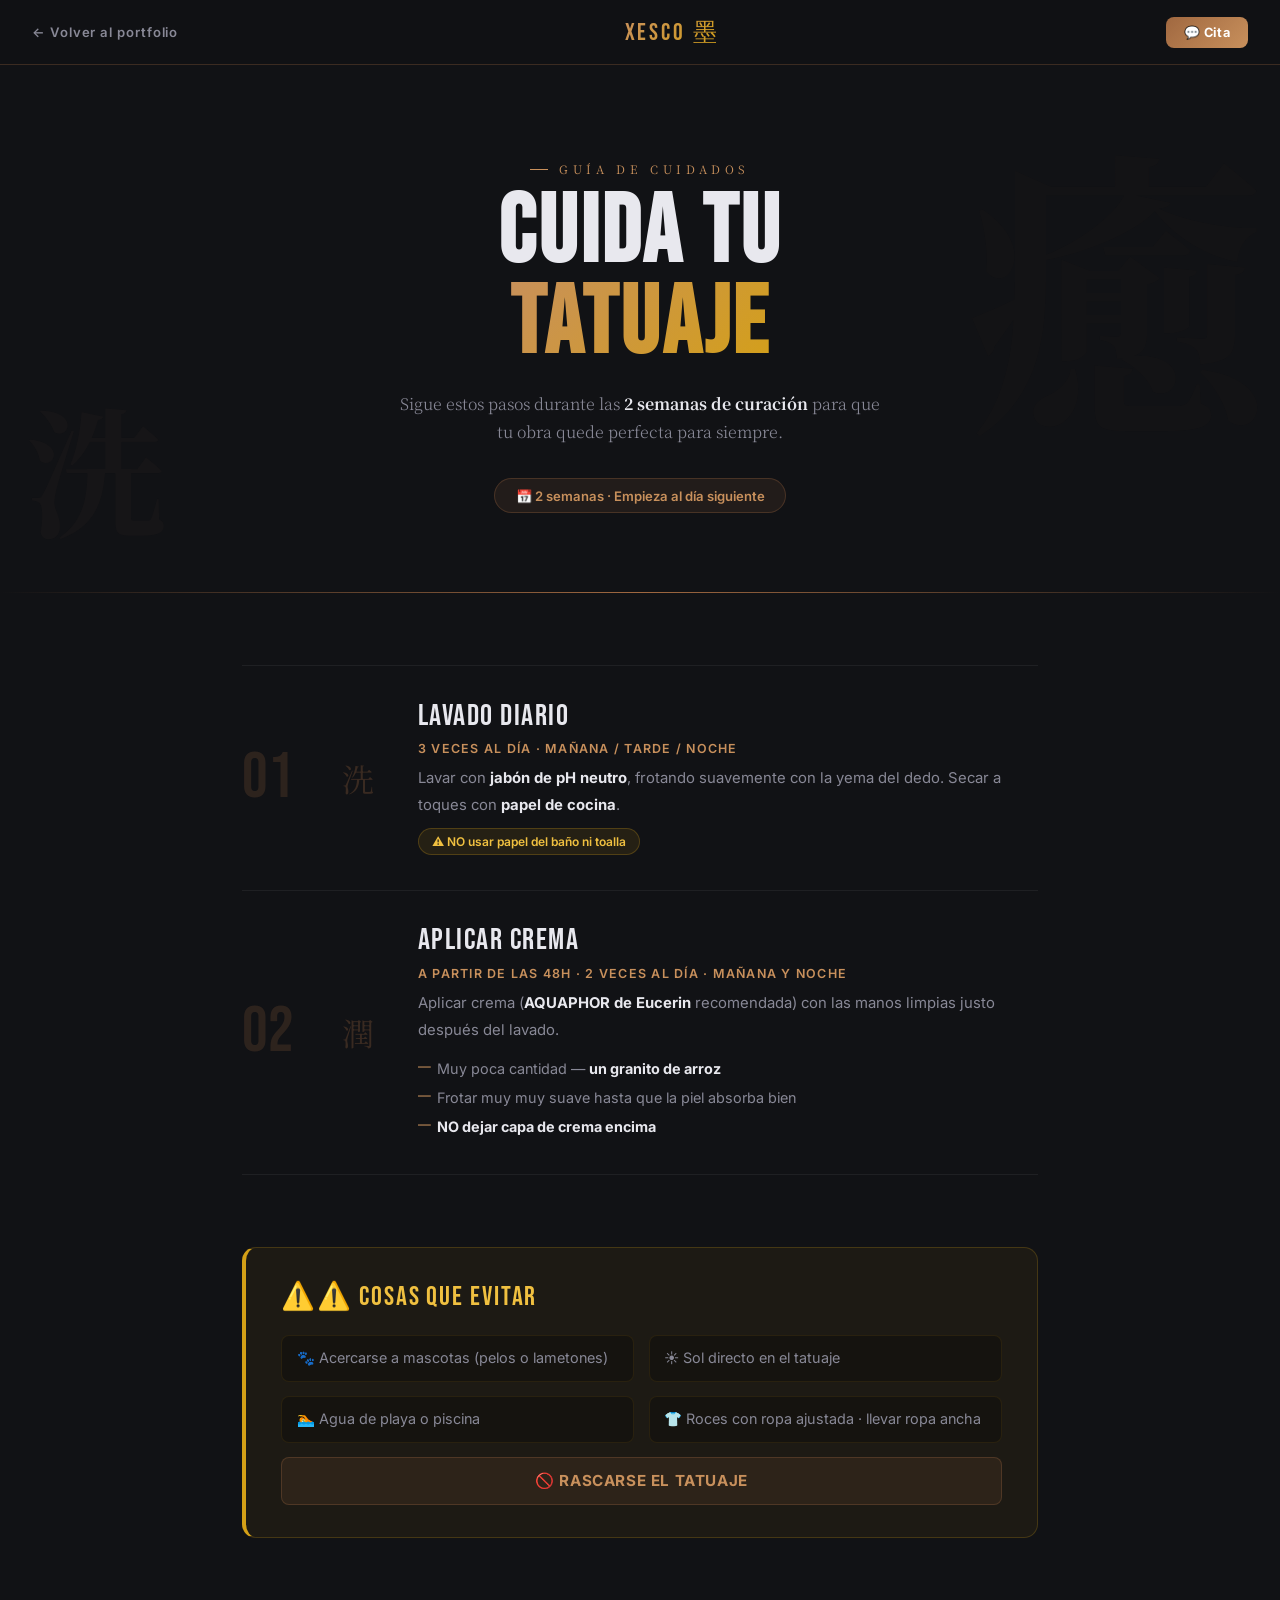
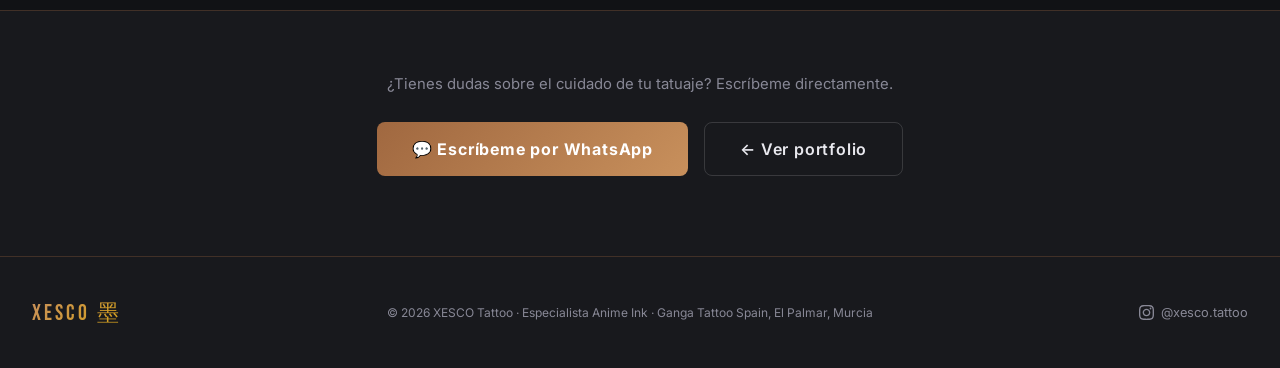
<file: HTML/cuidados.html>
<!DOCTYPE html>
<html lang="es">

<head>
  <meta charset="UTF-8">
  <meta name="viewport" content="width=device-width, initial-scale=1.0">
  <title>Cuidados del Tatuaje — XESCO Anime Ink · Murcia</title>
  <meta name="description" content="Guía completa de cuidados para tu tatuaje nuevo: lavado diario, crema recomendada y qué evitar. Consejos de XESCO Tattoo, especialista en anime en Murcia.">
  <meta name="robots" content="index, follow">
  <link rel="canonical" href="https://xescotattoo.es/cuidados">
  <link rel="icon" type="image/png" sizes="32x32" href="/assets/favicon-32.png">
  <link rel="icon" type="image/png" sizes="16x16" href="/assets/favicon-16.png">
  <link rel="apple-touch-icon" sizes="180x180" href="/assets/apple-touch-icon.png">

  <!-- Open Graph -->
  <meta property="og:type" content="article">
  <meta property="og:title" content="Cuidados del Tatuaje — XESCO Anime Ink · Murcia">
  <meta property="og:description" content="Guía completa de cuidados post-tatuaje: lavado, crema AQUAPHOR y qué evitar durante las 2 semanas de curación. Consejos de XESCO Tattoo Murcia.">
  <meta property="og:image" content="https://xescotattoo.es/assets/instagram/profile.jpeg">
  <meta property="og:url" content="https://xescotattoo.es/cuidados">
  <meta property="og:locale" content="es_ES">
  <meta property="og:site_name" content="XESCO Tattoo">

  <!-- Twitter Card -->
  <meta name="twitter:card" content="summary_large_image">
  <meta name="twitter:title" content="Cuidados del Tatuaje — XESCO Anime Ink · Murcia">
  <meta name="twitter:description" content="Guía completa de cuidados post-tatuaje: lavado, crema y qué evitar. XESCO Tattoo Murcia.">
  <meta name="twitter:image" content="https://xescotattoo.es/assets/instagram/profile.jpeg">

  <!-- Schema.org -->
  <script type="application/ld+json">
  {
    "@context": "https://schema.org",
    "@graph": [
      {
        "@type": "HowTo",
        "name": "Cómo cuidar un tatuaje nuevo",
        "description": "Guía completa de cuidados post-tatuaje durante las 2 semanas de curación.",
        "totalTime": "P14D",
        "supply": [
          { "@type": "HowToSupply", "name": "Jabón de pH neutro" },
          { "@type": "HowToSupply", "name": "AQUAPHOR de Eucerin" },
          { "@type": "HowToSupply", "name": "Papel de cocina" }
        ],
        "step": [
          {
            "@type": "HowToStep",
            "name": "Lavado diario",
            "text": "Lavar con jabón de pH neutro 3 veces al día (mañana, tarde y noche), frotando suavemente con la yema del dedo. Secar a toques con papel de cocina."
          },
          {
            "@type": "HowToStep",
            "name": "Aplicar crema hidratante",
            "text": "A partir de las 48 horas, aplicar AQUAPHOR de Eucerin con las manos limpias 2 veces al día (mañana y noche). Muy poca cantidad, frotar hasta que la piel absorba."
          }
        ]
      },
      {
        "@type": "BreadcrumbList",
        "itemListElement": [
          {
            "@type": "ListItem",
            "position": 1,
            "name": "Inicio",
            "item": "https://xescotattoo.es/"
          },
          {
            "@type": "ListItem",
            "position": 2,
            "name": "Cuidados del Tatuaje",
            "item": "https://xescotattoo.es/cuidados"
          }
        ]
      }
    ]
  }
  </script>
  <link rel="preconnect" href="https://fonts.googleapis.com">
  <link rel="preconnect" href="https://fonts.gstatic.com" crossorigin>
  <link
    href="https://fonts.googleapis.com/css2?family=Bebas+Neue&family=Noto+Serif+JP:wght@300;400;700&family=Inter:wght@300;400;500;600;700&display=swap"
    rel="stylesheet">
  <link rel="stylesheet" href="/CSS/style.css">
  <style>
    /* PAGE-SPECIFIC */
    .care-nav {
      position: sticky;
      top: 0;
      z-index: 1000;
      display: flex;
      align-items: center;
      justify-content: space-between;
      padding: 1rem 2rem;
      background: rgba(17,18,21,.96);
      backdrop-filter: blur(20px);
      border-bottom: 1px solid var(--border);
    }
    .care-back {
      color: var(--muted);
      text-decoration: none;
      font-size: .82rem;
      font-weight: 600;
      letter-spacing: .07em;
      display: flex;
      align-items: center;
      gap: .4rem;
      transition: color .3s;
    }
    .care-back:hover { color: var(--red2); }
    .care-nav-logo {
      font-family: 'Bebas Neue', sans-serif;
      font-size: 1.5rem;
      letter-spacing: .12em;
      background: linear-gradient(135deg, var(--red2), var(--gold));
      -webkit-background-clip: text;
      -webkit-text-fill-color: transparent;
      background-clip: text;
    }

    /* HERO */
    .care-hero {
      position: relative;
      padding: 6rem 2rem 5rem;
      text-align: center;
      background: var(--bg);
      overflow: hidden;
    }
    .care-hero::after {
      content: '';
      position: absolute;
      bottom: 0;
      left: 0;
      right: 0;
      height: 1px;
      background: linear-gradient(90deg, transparent, var(--red), transparent);
    }
    .care-hero .kanji-deco {
      position: absolute;
      font-family: 'Noto Serif JP', serif;
      font-weight: 700;
      color: rgba(160,104,64,.04);
      pointer-events: none;
      user-select: none;
    }
    .care-hero-content {
      position: relative;
      z-index: 2;
      max-width: 680px;
      margin: 0 auto;
    }
    .care-hero-content .tag { justify-content: center; }
    .care-h1 {
      font-family: 'Bebas Neue', sans-serif;
      font-size: clamp(3.5rem, 8vw, 6rem);
      line-height: .95;
      letter-spacing: .03em;
      margin: .5rem 0 1.2rem;
    }
    .care-h1-hl {
      background: linear-gradient(135deg, var(--red2), var(--gold));
      -webkit-background-clip: text;
      -webkit-text-fill-color: transparent;
      background-clip: text;
    }
    .care-hero-sub {
      color: var(--muted);
      font-size: 1rem;
      line-height: 1.75;
      font-family: 'Noto Serif JP', serif;
      font-weight: 300;
      max-width: 480px;
      margin: 0 auto 2rem;
    }
    .care-hero-sub strong { color: var(--txt); font-weight: 700; }
    .care-badge {
      display: inline-flex;
      align-items: center;
      gap: .5rem;
      padding: .55rem 1.3rem;
      background: rgba(160,104,64,.12);
      border: 1px solid rgba(160,104,64,.3);
      border-radius: 20px;
      font-size: .82rem;
      color: var(--red2);
      font-weight: 600;
    }

    /* STEPS */
    .care-steps {
      max-width: 860px;
      margin: 0 auto;
      padding: 4.5rem 2rem;
      display: flex;
      flex-direction: column;
      gap: 0;
    }
    .care-step {
      display: flex;
      align-items: stretch;
      gap: 2rem;
      padding: 2.2rem 0;
      border-bottom: 1px solid rgba(255,255,255,.06);
      transition: background .3s;
    }
    .care-step:first-child { border-top: 1px solid rgba(255,255,255,.06); }
    .care-step:hover { background: rgba(160,104,64,.04); padding-left: .5rem; padding-right: .5rem; border-radius: 8px; margin: 0 -.5rem; }
    .care-step-num {
      font-family: 'Bebas Neue', sans-serif;
      font-size: 4rem;
      line-height: 1;
      color: rgba(160,104,64,.2);
      min-width: 68px;
      flex-shrink: 0;
      display: flex;
      align-items: center;
    }
    .care-step-k {
      font-family: 'Noto Serif JP', serif;
      font-size: 2rem;
      color: rgba(160,104,64,.28);
      min-width: 44px;
      flex-shrink: 0;
      display: flex;
      align-items: center;
    }
    .care-step-body {
      flex: 1;
      display: flex;
      flex-direction: column;
      justify-content: center;
      gap: .6rem;
    }
    .care-step-title {
      font-family: 'Bebas Neue', sans-serif;
      font-size: 1.85rem;
      letter-spacing: .05em;
      color: var(--txt);
      line-height: 1;
    }
    .care-step-freq {
      font-size: .78rem;
      color: var(--red2);
      font-weight: 600;
      letter-spacing: .1em;
      text-transform: uppercase;
    }
    .care-step-desc {
      font-size: .93rem;
      color: var(--muted);
      line-height: 1.8;
    }
    .care-step-desc strong { color: var(--txt); }
    .care-warn-inline {
      display: inline-flex;
      align-items: center;
      gap: .4rem;
      padding: .3rem .8rem;
      background: rgba(212,160,23,.1);
      border: 1px solid rgba(212,160,23,.25);
      border-radius: 20px;
      font-size: .75rem;
      color: var(--gold2);
      font-weight: 600;
      width: fit-content;
    }
    .care-list {
      list-style: none;
      display: flex;
      flex-direction: column;
      gap: .4rem;
      margin-top: .2rem;
    }
    .care-list li {
      font-size: .9rem;
      color: var(--muted);
      line-height: 1.6;
      padding-left: 1.2rem;
      position: relative;
    }
    .care-list li::before {
      content: '—';
      position: absolute;
      left: 0;
      color: var(--red2);
      font-size: .8rem;
    }
    .care-list li strong { color: var(--txt); }

    /* WARNINGS */
    .care-warnings {
      padding: 0 2rem 4.5rem;
      max-width: 860px;
      margin: 0 auto;
    }
    .care-warn-box {
      background: rgba(212,160,23,.06);
      border: 1px solid rgba(212,160,23,.22);
      border-left: 4px solid var(--gold);
      border-radius: 14px;
      padding: 2rem 2.2rem;
    }
    .care-warn-title {
      font-family: 'Bebas Neue', sans-serif;
      font-size: 1.7rem;
      letter-spacing: .07em;
      color: var(--gold2);
      margin-bottom: 1.4rem;
    }
    .care-warn-grid {
      display: grid;
      grid-template-columns: 1fr 1fr;
      gap: .9rem;
    }
    .care-warn-item {
      display: flex;
      align-items: flex-start;
      gap: .6rem;
      font-size: .9rem;
      color: var(--muted);
      line-height: 1.55;
      padding: .7rem .9rem;
      background: rgba(0,0,0,.25);
      border-radius: 8px;
      border: 1px solid rgba(212,160,23,.1);
    }
    .care-warn-main {
      grid-column: span 2;
      background: rgba(160,104,64,.12);
      border-color: rgba(160,104,64,.3);
      color: var(--red2);
      font-weight: 700;
      font-size: .95rem;
      letter-spacing: .04em;
      justify-content: center;
    }

    /* CTA */
    .care-cta {
      padding: 4rem 2rem 5rem;
      text-align: center;
      background: var(--bg2);
      border-top: 1px solid var(--border);
    }
    .care-cta p {
      color: var(--muted);
      font-size: .93rem;
      margin-bottom: 1.8rem;
    }
    .care-cta-btns {
      display: flex;
      gap: 1rem;
      justify-content: center;
      flex-wrap: wrap;
    }

    @media (max-width: 768px) {
      .care-nav { padding: .9rem 1.2rem; }
      .care-hero { padding: 4rem 1.2rem 3.5rem; }
      .care-steps { padding: 3rem 1.2rem; }
      .care-step { flex-wrap: wrap; gap: .8rem; }
      .care-step-num { font-size: 2.5rem; min-width: 44px; }
      .care-step-k { font-size: 1.6rem; min-width: 36px; }
      .care-warnings { padding: 0 1.2rem 3.5rem; }
      .care-warn-grid { grid-template-columns: 1fr; }
      .care-warn-main { grid-column: span 1; }
      .care-cta { padding: 3rem 1.2rem 4rem; }
    }
  </style>
</head>

<body>

  <!-- NAV -->
  <nav class="care-nav">
    <a href="/home" class="care-back">← Volver al portfolio</a>
    <span class="care-nav-logo">XESCO 墨</span>
    <a href="https://wa.me/34609810981" target="_blank" class="btn-main" style="font-size:.8rem;padding:.5rem 1.1rem">💬 Cita</a>
  </nav>

  <!-- HERO -->
  <section class="care-hero">
    <div class="kanji-deco" style="font-size:300px;right:1%;top:0;opacity:.6">癒</div>
    <div class="kanji-deco" style="font-size:140px;left:2%;bottom:5%;animation-delay:2s">洗</div>
    <div class="care-hero-content rev">
      <div class="tag">Guía de cuidados</div>
      <h1 class="care-h1">Cuida tu<br><span class="care-h1-hl">Tatuaje</span></h1>
      <p class="care-hero-sub">Sigue estos pasos durante las <strong>2 semanas de curación</strong> para que tu obra quede perfecta para siempre.</p>
      <span class="care-badge">📅 2 semanas · Empieza al día siguiente</span>
    </div>
  </section>

  <!-- STEPS -->
  <section class="care-steps">

    <div class="care-step rev">
      <div class="care-step-num">01</div>
      <div class="care-step-k">洗</div>
      <div class="care-step-body">
        <div class="care-step-title">Lavado diario</div>
        <div class="care-step-freq">3 veces al día · Mañana / Tarde / Noche</div>
        <div class="care-step-desc">
          Lavar con <strong>jabón de pH neutro</strong>, frotando suavemente con la yema del dedo.
          Secar a toques con <strong>papel de cocina</strong>.
        </div>
        <span class="care-warn-inline">⚠️ NO usar papel del baño ni toalla</span>
      </div>
    </div>

    <div class="care-step rev">
      <div class="care-step-num">02</div>
      <div class="care-step-k">潤</div>
      <div class="care-step-body">
        <div class="care-step-title">Aplicar crema</div>
        <div class="care-step-freq">A partir de las 48h · 2 veces al día · Mañana y Noche</div>
        <div class="care-step-desc">
          Aplicar crema (<strong>AQUAPHOR de Eucerin</strong> recomendada) con las manos limpias
          justo después del lavado.
        </div>
        <ul class="care-list">
          <li>Muy poca cantidad — <strong>un granito de arroz</strong></li>
          <li>Frotar muy muy suave hasta que la piel absorba bien</li>
          <li><strong>NO dejar capa de crema encima</strong></li>
        </ul>
      </div>
    </div>

  </section>

  <!-- WARNINGS -->
  <section class="care-warnings">
    <div class="care-warn-box rev">
      <div class="care-warn-title">⚠️⚠️ Cosas que Evitar</div>
      <div class="care-warn-grid">
        <div class="care-warn-item">🐾 Acercarse a mascotas (pelos o lametones)</div>
        <div class="care-warn-item">☀️ Sol directo en el tatuaje</div>
        <div class="care-warn-item">🏊 Agua de playa o piscina</div>
        <div class="care-warn-item">👕 Roces con ropa ajustada · llevar ropa ancha</div>
        <div class="care-warn-item care-warn-main">🚫 RASCARSE EL TATUAJE</div>
      </div>
    </div>
  </section>

  <!-- CTA -->
  <section class="care-cta">
    <p>¿Tienes dudas sobre el cuidado de tu tatuaje? Escríbeme directamente.</p>
    <div class="care-cta-btns">
      <a href="https://wa.me/34609810981" target="_blank" class="btn-main" style="font-size:1rem;padding:1rem 2.2rem">💬 Escríbeme por WhatsApp</a>
      <a href="/home" class="btn-ghost" style="font-size:1rem;padding:1rem 2.2rem">← Ver portfolio</a>
    </div>
  </section>

  <!-- FOOTER -->
  <footer>
    <div class="foot-in">
      <div class="foot-logo">XESCO 墨</div>
      <div class="foot-txt">© 2026 XESCO Tattoo · Especialista Anime Ink · Ganga Tattoo Spain, El Palmar, Murcia</div>
      <a href="https://www.instagram.com/xesco.tattoo/" target="_blank" class="foot-ig">
        <svg viewBox="0 0 24 24"><path d="M12 2.163c3.204 0 3.584.012 4.85.07 3.252.148 4.771 1.691 4.919 4.919.058 1.265.069 1.645.069 4.849 0 3.205-.012 3.584-.069 4.849-.149 3.225-1.664 4.771-4.919 4.919-1.266.058-1.644.07-4.85.07-3.204 0-3.584-.012-4.849-.07-3.26-.149-4.771-1.699-4.919-4.92-.058-1.265-.07-1.644-.07-4.849 0-3.204.013-3.583.07-4.849.149-3.227 1.664-4.771 4.919-4.919 1.266-.057 1.645-.069 4.849-.069zm0-2.163c-3.259 0-3.667.014-4.947.072-4.358.2-6.78 2.618-6.98 6.98-.059 1.281-.073 1.689-.073 4.948 0 3.259.014 3.668.072 4.948.2 4.358 2.618 6.78 6.98 6.98 1.281.058 1.689.072 4.948.072 3.259 0 3.668-.014 4.948-.072 4.354-.2 6.782-2.618 6.979-6.98.059-1.28.073-1.689.073-4.948 0-3.259-.014-3.667-.072-4.947-.196-4.354-2.617-6.78-6.979-6.98-1.281-.059-1.69-.073-4.949-.073zm0 5.838c-3.403 0-6.162 2.759-6.162 6.162s2.759 6.163 6.162 6.163 6.162-2.759 6.162-6.163c0-3.403-2.759-6.162-6.162-6.162zm0 10.162c-2.209 0-4-1.79-4-4 0-2.209 1.791-4 4-4s4 1.791 4 4c0 2.21-1.791 4-4 4zm6.406-11.845c-.796 0-1.441.645-1.441 1.44s.645 1.44 1.441 1.44c.795 0 1.439-.645 1.439-1.44s-.644-1.44-1.439-1.44z"/></svg>
        @xesco.tattoo
      </a>
    </div>
  </footer>

  <script>
    const ro = new IntersectionObserver(entries => {
      entries.forEach(e => { if (e.isIntersecting) { e.target.classList.add('on'); ro.unobserve(e.target); } });
    }, { threshold: .1, rootMargin: '0px 0px -40px 0px' });
    document.querySelectorAll('.rev').forEach(el => ro.observe(el));
  </script>

</body>
</html>
</file>
<file: CSS/style.css>
*,
    *::before,
    *::after {
      box-sizing: border-box;
      margin: 0;
      padding: 0
    }

    :root {
      --bg: #111215;
      --bg2: #18191d;
      --bg3: #1f2024;
      --red: #A06840;
      --red2: #C8905C;
      --gold: #d4a017;
      --gold2: #f0c040;
      --txt: #e8e8ee;
      --muted: #888896;
      --border: rgba(160, 104, 64, .3);
      --glass: rgba(24, 25, 29, .85)
    }

    html {
      scroll-behavior: smooth
    }

    body {
      font-family: 'Inter', sans-serif;
      background: var(--bg);
      color: var(--txt);
      overflow-x: hidden
    }

    ::-webkit-scrollbar {
      width: 5px
    }

    ::-webkit-scrollbar-track {
      background: var(--bg)
    }

    ::-webkit-scrollbar-thumb {
      background: var(--red);
      border-radius: 3px
    }

    h1,
    h2,
    h3 {
      font-family: 'Bebas Neue', sans-serif;
      letter-spacing: .05em
    }

    /* NAV */
    .nav {
      position: fixed;
      top: 0;
      width: 100%;
      z-index: 1000;
      padding: 1rem 2rem;
      display: flex;
      align-items: center;
      justify-content: space-between;
      transition: all .3s
    }

    .nav.scrolled {
      background: rgba(17, 18, 21, .92);
      backdrop-filter: blur(20px);
      border-bottom: 1px solid var(--border)
    }

    .nav-logo {
      font-family: 'Bebas Neue', sans-serif;
      font-size: 1.8rem;
      letter-spacing: .12em;
      background: linear-gradient(135deg, var(--red2), var(--gold));
      -webkit-background-clip: text;
      -webkit-text-fill-color: transparent;
      background-clip: text;
      text-decoration: none;
      display: flex;
      align-items: center;
      gap: .35rem
    }

    .nav-k {
      font-family: 'Noto Serif JP', serif;
      font-size: 1.1rem;
      font-weight: 700;
      color: var(--red2);
      -webkit-text-fill-color: var(--red2);
      background: none;
      animation: navkfloat 2s ease-in-out infinite;
      display: inline-block;
      line-height: 1
    }

    @keyframes navkfloat {

      0%,
      100% {
        transform: translateY(0)
      }

      50% {
        transform: translateY(-4px)
      }
    }

    .nav-links {
      display: flex;
      gap: 2rem;
      list-style: none
    }

    .nav-links a {
      color: var(--muted);
      text-decoration: none;
      font-size: .82rem;
      font-weight: 500;
      letter-spacing: .1em;
      text-transform: uppercase;
      transition: color .3s
    }

    .nav-links a:hover {
      color: var(--red2)
    }

    .nav-cta {
      background: linear-gradient(135deg, var(--red), var(--red2));
      color: #fff !important;
      padding: .45rem 1.1rem;
      border-radius: 4px
    }

    .hamburger {
      display: none;
      cursor: pointer;
      flex-direction: column;
      gap: 5px;
      background: none;
      border: none;
      padding: 0
    }

    .hamburger span {
      display: block;
      width: 24px;
      height: 2px;
      background: var(--txt)
    }

    /* MOBILE MENU */
    .mob {
      display: none;
      position: fixed;
      inset: 0;
      background: rgba(17, 18, 21, .98);
      z-index: 1002;
      flex-direction: column;
      align-items: center;
      justify-content: center;
      gap: 2rem
    }

    .mob.open {
      display: flex
    }

    .mob a {
      font-family: 'Bebas Neue', sans-serif;
      font-size: 2.2rem;
      color: var(--txt);
      text-decoration: none;
      letter-spacing: .1em
    }

    .mob a:hover {
      color: var(--red2)
    }

    .mob-close {
      position: absolute;
      top: 1rem;
      right: 1rem;
      background: rgba(255, 255, 255, .08);
      border: 1px solid rgba(255, 255, 255, .15);
      border-radius: 8px;
      color: var(--txt);
      font-size: 1.4rem;
      cursor: pointer;
      width: 44px;
      height: 44px;
      display: flex;
      align-items: center;
      justify-content: center;
      z-index: 10;
      -webkit-tap-highlight-color: transparent
    }

    /* HERO */
    #hero {
      min-height: 100vh;
      position: relative;
      display: flex;
      align-items: center;
      overflow: hidden
    }

    .hero-bg {
      position: absolute;
      inset: 0;
      background: var(--bg)
    }

    .hero-bg::before {
      content: '';
      position: absolute;
      inset: 0;
      background-image: url("data:image/svg+xml,%3Csvg xmlns='http://www.w3.org/2000/svg' width='60' height='60'%3E%3Ccircle cx='30' cy='30' r='28' fill='none' stroke='rgba(160,104,64,0.055)' stroke-width='1'/%3E%3Ccircle cx='0' cy='30' r='28' fill='none' stroke='rgba(160,104,64,0.055)' stroke-width='1'/%3E%3Ccircle cx='60' cy='30' r='28' fill='none' stroke='rgba(160,104,64,0.055)' stroke-width='1'/%3E%3C/svg%3E");
      background-size: 60px 60px
    }

    #hero::after {
      content: '';
      position: absolute;
      top: 0;
      left: 0;
      right: 0;
      height: 2px;
      background: linear-gradient(90deg, transparent, var(--red), var(--gold), transparent)
    }

    .kanji-deco {
      position: absolute;
      font-family: 'Noto Serif JP', serif;
      font-weight: 700;
      color: rgba(160, 104, 64, .04);
      pointer-events: none;
      user-select: none;
      z-index: 1;
      will-change: transform
    }

    .hero-content {
      position: relative;
      z-index: 2;
      width: 100%;
      max-width: 1280px;
      margin: 0 auto;
      padding: 6rem 2rem 4rem;
      display: grid;
      grid-template-columns: 1fr 1fr;
      gap: 4rem;
      align-items: center
    }

    /* IG CARD */
    .igcard {
      background: var(--glass);
      backdrop-filter: blur(24px);
      border-radius: 20px;
      padding: 1.8rem;
      border: 1px solid rgba(160, 104, 64, .22);
      box-shadow: 0 25px 60px rgba(0, 0, 0, .5), inset 0 0 0 1px rgba(212, 160, 23, .08);
      position: relative
    }

    .igcard::before {
      content: '';
      position: absolute;
      top: -1px;
      left: 20%;
      right: 20%;
      height: 2px;
      background: linear-gradient(90deg, transparent, var(--gold), transparent)
    }

    .ig-tag {
      position: absolute;
      top: .9rem;
      right: 1rem;
      display: flex;
      align-items: center;
      gap: .35rem;
      font-size: .68rem;
      color: var(--muted);
      letter-spacing: .08em
    }

    .ig-tag svg {
      width: 13px;
      height: 13px;
      fill: var(--muted)
    }

    .ig-top {
      display: flex;
      align-items: center;
      gap: 1.4rem;
      margin-bottom: 1.1rem
    }

    .ig-ring {
      width: 88px;
      height: 88px;
      border-radius: 50%;
      background: linear-gradient(135deg, var(--red), var(--gold), #ff6b35, var(--red));
      background-size: 300% 300%;
      animation: spin 3s linear infinite;
      padding: 3px;
      display: flex;
      align-items: center;
      justify-content: center;
      flex-shrink: 0
    }

    @keyframes spin {
      0% {
        background-position: 0% 50%
      }

      50% {
        background-position: 100% 50%
      }

      100% {
        background-position: 0% 50%
      }
    }

    .ig-ring-inner {
      width: 100%;
      height: 100%;
      border-radius: 50%;
      border: 2px solid var(--bg2);
      overflow: hidden;
      background: var(--bg3)
    }

    .ig-ring-inner img {
      width: 100%;
      height: 100%;
      object-fit: cover
    }

    .ig-stats {
      display: flex;
      gap: 1rem;
      flex: 1
    }

    .ig-stat-n {
      display: block;
      font-family: 'Bebas Neue', sans-serif;
      font-size: 1.35rem;
      line-height: 1
    }

    .ig-stat-l {
      font-size: .62rem;
      color: var(--muted);
      text-transform: uppercase;
      letter-spacing: .08em;
      margin-top: 2px
    }

    .ig-nameline {
      display: flex;
      align-items: center;
      gap: .4rem;
      margin-bottom: .2rem
    }

    .ig-name {
      font-family: 'Noto Serif JP', serif;
      font-size: 1.05rem;
      font-weight: 700
    }

    .vbadge {
      width: 19px;
      height: 19px;
      border-radius: 50%;
      background: linear-gradient(135deg, #1877f2, #0056d6);
      display: flex;
      align-items: center;
      justify-content: center;
      box-shadow: 0 2px 8px rgba(24, 119, 242, .35);
      flex-shrink: 0
    }

    .vbadge svg {
      width: 10px;
      height: 10px;
      fill: #fff
    }

    .ig-handle {
      font-size: .78rem;
      color: var(--muted);
      text-decoration: none;
      display: block;
      margin-bottom: .5rem
    }

    .ig-handle:hover {
      color: var(--red2)
    }

    .ig-cat {
      font-size: .78rem;
      color: var(--gold);
      font-weight: 600;
      margin-bottom: .75rem
    }

    .ig-bio {
      font-size: .8rem;
      line-height: 1.75;
      white-space: pre-line;
      margin-bottom: 1rem
    }

    .ig-btns {
      display: flex;
      gap: .55rem;
      margin-bottom: 1.1rem
    }

    .ig-btn {
      flex: 1;
      padding: .48rem .7rem;
      border-radius: 8px;
      font-size: .78rem;
      font-weight: 600;
      text-decoration: none;
      text-align: center;
      transition: all .2s;
      border: none;
      cursor: pointer;
      display: flex;
      align-items: center;
      justify-content: center;
      gap: .3rem
    }

    .ig-btn-p {
      background: linear-gradient(135deg, var(--red), var(--red2));
      color: #fff
    }

    .ig-btn-p:hover {
      transform: translateY(-1px);
      box-shadow: 0 4px 14px rgba(160, 104, 64, .4)
    }

    .ig-btn-s {
      background: var(--bg3);
      color: var(--txt);
      border: 1px solid rgba(255, 255, 255, .1)
    }

    .ig-btn-s:hover {
      background: rgba(255, 255, 255, .06)
    }

    .ig-grid {
      display: grid;
      grid-template-columns: repeat(3, 1fr);
      gap: 3px;
      border-radius: 8px;
      overflow: hidden
    }

    .ig-gi {
      aspect-ratio: 1;
      overflow: hidden
    }

    .ig-gi img {
      width: 100%;
      height: 100%;
      object-fit: cover;
      transition: transform .3s
    }

    .ig-gi:hover img {
      transform: scale(1.07)
    }

    /* HERO RIGHT */
    .hero-r {
      display: flex;
      flex-direction: column;
      gap: 1.4rem
    }

    .eyebrow {
      font-family: 'Noto Serif JP', serif;
      font-size: .82rem;
      letter-spacing: .3em;
      color: var(--red2);
      text-transform: uppercase;
      display: flex;
      align-items: center;
      gap: .7rem
    }

    .eyebrow::before {
      content: '';
      width: 28px;
      height: 1px;
      background: var(--red2)
    }

    .hero-h1 {
      font-family: 'Bebas Neue', sans-serif;
      font-size: clamp(3rem, 6vw, 5.5rem);
      line-height: .95;
      letter-spacing: .02em
    }

    .hero-h1 .l1 {
      display: block;
      color: var(--txt)
    }

    .hero-h1 .l2 {
      display: block;
      background: linear-gradient(135deg, var(--red2), var(--gold));
      -webkit-background-clip: text;
      -webkit-text-fill-color: transparent;
      background-clip: text
    }

    .hero-h1 .l3 {
      display: block;
      color: var(--muted);
      font-size: .68em;
      letter-spacing: .14em;
      margin-top: .2em
    }

    .hero-sub {
      font-size: .95rem;
      color: var(--muted);
      line-height: 1.75;
      max-width: 420px;
      font-family: 'Noto Serif JP', serif;
      font-weight: 300
    }

    .statsbar {
      display: flex;
      gap: 1.8rem;
      padding: 1.1rem 1.4rem;
      background: var(--bg2);
      border-radius: 12px;
      border: 1px solid var(--border);
      border-left: 3px solid var(--red);
      flex-wrap: wrap
    }

    .sb-n {
      font-family: 'Bebas Neue', sans-serif;
      font-size: 1.7rem;
      background: linear-gradient(135deg, var(--red2), var(--gold));
      -webkit-background-clip: text;
      -webkit-text-fill-color: transparent;
      background-clip: text;
      line-height: 1
    }

    .sb-l {
      font-size: .62rem;
      color: var(--muted);
      text-transform: uppercase;
      letter-spacing: .1em;
      margin-top: 3px
    }

    .ctas {
      display: flex;
      gap: .9rem;
      flex-wrap: wrap
    }

    .btn-main {
      padding: .85rem 1.9rem;
      background: linear-gradient(135deg, var(--red), var(--red2));
      color: #fff;
      text-decoration: none;
      border-radius: 8px;
      font-weight: 700;
      font-size: .88rem;
      letter-spacing: .05em;
      transition: all .3s;
      border: none;
      cursor: pointer;
      display: inline-flex;
      align-items: center;
      gap: .5rem
    }

    .btn-main:hover {
      transform: translateY(-2px);
      box-shadow: 0 8px 25px rgba(160, 104, 64, .4)
    }

    .btn-ghost {
      padding: .85rem 1.9rem;
      background: transparent;
      color: var(--txt);
      text-decoration: none;
      border-radius: 8px;
      font-weight: 600;
      font-size: .88rem;
      letter-spacing: .05em;
      transition: all .3s;
      border: 1px solid rgba(255, 255, 255, .14);
      display: inline-flex;
      align-items: center;
      gap: .5rem
    }

    .btn-ghost:hover {
      border-color: var(--red2);
      color: var(--red2)
    }

    /* DIVIDER / TRANSITIONS */
    .divider {
      width: 100%;
      height: 1px;
      background: linear-gradient(90deg, transparent, var(--red), transparent)
    }

    .fade-light {
      height: 70px;
      background: linear-gradient(to bottom, var(--bg), #f5f0e8)
    }

    .fade-dark {
      height: 70px;
      background: linear-gradient(to bottom, #f5f0e8, var(--bg))
    }

    /* SECTION */
    .sec {
      padding: 5.5rem 2rem;
      max-width: 1280px;
      margin: 0 auto
    }

    .sec-full {
      padding: 5.5rem 0
    }

    .sec-in {
      max-width: 1280px;
      margin: 0 auto;
      padding: 0 2rem
    }

    .tag {
      font-family: 'Noto Serif JP', serif;
      font-size: .72rem;
      letter-spacing: .4em;
      color: var(--red2);
      text-transform: uppercase;
      display: flex;
      align-items: center;
      gap: .7rem;
      margin-bottom: .7rem
    }

    .tag::before {
      content: '';
      width: 18px;
      height: 1px;
      background: var(--red2)
    }

    .sec-title {
      font-family: 'Bebas Neue', sans-serif;
      font-size: clamp(2.4rem, 4.5vw, 3.8rem);
      line-height: 1;
      margin-bottom: .8rem
    }

    .rule {
      width: 55px;
      height: 3px;
      background: linear-gradient(90deg, var(--red), var(--gold));
      border-radius: 2px;
      margin-bottom: 1.8rem
    }

    /* ABOUT */
    #about {
      display: flex;
      flex-direction: column;
      align-items: center
    }

    .about-header {
      text-align: center;
      width: 100%;
      margin-bottom: 2rem
    }

    .about-header .tag {
      justify-content: center
    }

    .about-header .rule {
      margin: 0 auto
    }

    .about-grid {
      display: grid;
      grid-template-columns: 320px 1fr;
      gap: 4rem;
      align-items: center;
      width: 100%;
      max-width: 980px
    }

    .about-photo-single {
      border-radius: 14px;
      overflow: hidden;
      aspect-ratio: 3/4;
      box-shadow: 0 16px 40px rgba(0,0,0,.4)
    }

    .about-photo-single img {
      width: 100%;
      height: 100%;
      object-fit: cover;
      display: block;
      transition: transform .5s
    }

    .about-photo-single:hover img {
      transform: scale(1.03)
    }

    .about-text p {
      color: var(--muted);
      line-height: 1.85;
      margin-bottom: 1rem;
      font-size: .97rem
    }

    .about-text p strong {
      color: var(--txt)
    }

    .about-badges {
      display: flex;
      flex-wrap: wrap;
      gap: .45rem;
      margin: 1.2rem 0
    }

    .badge {
      padding: .3rem .85rem;
      border-radius: 20px;
      font-size: .7rem;
      font-weight: 600;
      letter-spacing: .05em
    }

    .badge-r {
      background: rgba(160,104,64,.15);
      color: var(--red2);
      border: 1px solid rgba(160,104,64,.3)
    }

    .badge-g {
      background: rgba(212,160,23,.1);
      color: var(--gold2);
      border: 1px solid rgba(212,160,23,.25)
    }

    .ac-cta {
      display: inline-flex;
      align-items: center;
      gap: .5rem;
      padding: .6rem 1.3rem;
      background: linear-gradient(135deg, var(--red), var(--red2));
      color: #fff;
      border-radius: 8px;
      font-family: 'Bebas Neue', sans-serif;
      font-size: .88rem;
      letter-spacing: .1em;
      text-decoration: none;
      width: fit-content;
      transition: transform .2s, box-shadow .2s
    }

    .ac-cta:hover {
      transform: translateY(-2px);
      box-shadow: 0 8px 22px rgba(160,104,64,.35)
    }

    /* GALLERY */
    #gallery { padding: 5rem 0; background: var(--bg); }
    .gal-hdr { max-width: 1400px; margin: 0 auto 1rem; padding: 0 3rem; text-align: center; }
    .gal-hdr .tag { justify-content: center; }
    .gal-subtitle { max-width: 560px; margin: 0 auto 2.8rem; padding: 0 2rem; color: var(--muted); font-size: .93rem; line-height: 1.75; text-align: center; }
    /* Grid full-bleed, 4 columnas, primera featured (2×2) */
    .gal-grid { display: grid; grid-template-columns: repeat(4,1fr); gap: 3px; padding: 0 2.5rem; max-width: none; margin: 0; }
    .gi { position: relative; overflow: hidden; border-radius: 0; background: var(--bg2); aspect-ratio: 1; cursor: pointer; }
    .gi:first-child { grid-column: span 2; grid-row: span 2; }
    .gi img { width: 100%; height: 100%; object-fit: cover; display: block; transition: transform .9s cubic-bezier(.25,.46,.45,.94); }
    .gi-ov { position: absolute; inset: 0; background: rgba(0,0,0,.38); opacity: 0; transition: opacity .4s ease; display: flex; align-items: center; justify-content: center; }
    .gi-ov-label { display: none; }
    .gi-ov-zoom { width: 58px; height: 58px; border: 1.5px solid rgba(255,255,255,.75); border-radius: 50%; display: flex; align-items: center; justify-content: center; color: rgba(255,255,255,.9); font-size: 1.4rem; transform: scale(.6); transition: transform .45s cubic-bezier(.34,1.2,.64,1); }
    .gi:hover img { transform: scale(1.07); }
    .gi:hover .gi-ov { opacity: 1; }
    .gi:hover .gi-ov-zoom { transform: scale(1); }
    /* Stagger */
    .gi.stag { opacity: 0; transform: scale(.97) translateY(14px); transition: opacity .65s ease, transform .65s cubic-bezier(.34,1.2,.64,1); }
    .gi.stag.on { opacity: 1; transform: none; }
    /* Lightbox */
    .lb { display: none; position: fixed; inset: 0; background: rgba(0,0,0,.95); z-index: 2000; align-items: center; justify-content: center; }
    .lb.open { display: flex; animation: lbIn .25s ease; }
    @keyframes lbIn { from { opacity: 0 } to { opacity: 1 } }
    .lb-img-wrap { position: relative; max-width: 90vw; max-height: 90vh; display: flex; align-items: center; justify-content: center; }
    .lb-img-wrap img { max-width: 90vw; max-height: 85vh; object-fit: contain; border-radius: 8px; box-shadow: 0 30px 80px rgba(0,0,0,.8); animation: lbImgIn .3s cubic-bezier(.34,1.2,.64,1); }
    @keyframes lbImgIn { from { transform: scale(.88) } to { transform: scale(1) } }
    .lb-close { position: absolute; top: 1rem; right: 1rem; background: rgba(255,255,255,.1); border: 1px solid rgba(255,255,255,.2); border-radius: 8px; color: white; font-size: 1.3rem; cursor: pointer; width: 44px; height: 44px; display: flex; align-items: center; justify-content: center; z-index: 10; transition: background .2s; }
    .lb-close:hover { background: var(--red); }
    .lb-prev, .lb-next { position: absolute; top: 50%; transform: translateY(-50%); background: rgba(255,255,255,.1); border: 1px solid rgba(255,255,255,.15); border-radius: 50%; color: white; font-size: 1.2rem; cursor: pointer; width: 48px; height: 48px; display: flex; align-items: center; justify-content: center; transition: all .2s; z-index: 10; }
    .lb-prev { left: 1rem; }
    .lb-next { right: 1rem; }
    .lb-prev:hover, .lb-next:hover { background: var(--red); border-color: var(--red); }
    .lb-counter { position: absolute; bottom: 1rem; left: 50%; transform: translateX(-50%); color: rgba(255,255,255,.5); font-size: .78rem; letter-spacing: .15em; font-family: 'Bebas Neue', sans-serif; }

    .gal-link {
      color: var(--red2);
      text-decoration: none;
      font-size: .83rem;
      font-weight: 600;
      display: flex;
      align-items: center;
      gap: .5rem;
      transition: gap .3s
    }

    .gal-link:hover {
      gap: .8rem
    }

    /* SERVICES */
    #services {
      padding: 5.5rem 0;
      background: var(--bg2);
      position: relative;
      overflow: hidden
    }

    #services::before {
      content: '龍';
      position: absolute;
      font-family: 'Noto Serif JP', serif;
      font-size: 38vw;
      font-weight: 700;
      color: rgba(160, 104, 64, .03);
      top: 50%;
      right: -5%;
      transform: translateY(-50%);
      pointer-events: none;
      line-height: 1
    }

    .srv-in {
      max-width: 1280px;
      margin: 0 auto;
      padding: 0 2rem
    }

    .srv-rows {
      display: flex;
      flex-direction: column;
      gap: 0;
      margin-top: 2.8rem
    }

    .srow {
      display: flex;
      align-items: stretch;
      border-radius: 0;
      border-bottom: 1px solid rgba(255, 255, 255, .06);
      transition: background .3s;
      padding: 1.8rem 0;
      gap: 2.5rem;
      position: relative
    }

    .srow:first-child {
      border-top: 1px solid rgba(255, 255, 255, .06)
    }

    .srow:hover {
      background: rgba(160, 104, 64, .06)
    }

    .srow-num {
      font-family: 'Bebas Neue', sans-serif;
      font-size: 4.5rem;
      line-height: 1;
      color: rgba(160, 104, 64, .2);
      min-width: 80px;
      flex-shrink: 0;
      display: flex;
      align-items: center
    }

    .srow-k {
      font-family: 'Noto Serif JP', serif;
      font-size: 2.2rem;
      color: rgba(160, 104, 64, .3);
      min-width: 50px;
      flex-shrink: 0;
      display: flex;
      align-items: center
    }

    .srow-body {
      flex: 1;
      display: flex;
      flex-direction: column;
      justify-content: center;
      gap: .5rem
    }

    .srow-title {
      font-family: 'Bebas Neue', sans-serif;
      font-size: 1.9rem;
      letter-spacing: .05em;
      color: var(--txt);
      line-height: 1
    }

    .srow-desc {
      font-size: .88rem;
      color: var(--muted);
      line-height: 1.75;
      max-width: 600px
    }

    .srow-tag {
      display: inline-flex;
      align-items: center;
      gap: .4rem;
      padding: .3rem .8rem;
      background: rgba(160, 104, 64, .12);
      border: 1px solid rgba(160, 104, 64, .25);
      border-radius: 20px;
      font-size: .7rem;
      color: var(--red2);
      font-weight: 600;
      width: fit-content;
      margin-top: .3rem
    }

    .srow-icon {
      font-size: 2.2rem;
      display: flex;
      align-items: center;
      margin-left: auto;
      padding-left: 1rem;
      flex-shrink: 0
    }

    /* METRICS */
    #metrics {
      padding: 5rem 0;
      position: relative;
      overflow: hidden;
      background: linear-gradient(135deg, var(--bg), var(--bg3))
    }

    #metrics::before {
      content: '墨';
      position: absolute;
      font-family: 'Noto Serif JP', serif;
      font-size: 40vw;
      font-weight: 700;
      color: rgba(160, 104, 64, .02);
      top: 50%;
      left: 50%;
      transform: translate(-50%, -50%);
      pointer-events: none
    }

    .met-in {
      max-width: 1280px;
      margin: 0 auto;
      padding: 0 2rem
    }

    .met-grid {
      display: grid;
      grid-template-columns: repeat(4, 1fr);
      gap: 1.5rem
    }

    .mc {
      text-align: center;
      padding: 2rem 1rem;
      position: relative
    }

    .mc::after {
      content: '';
      position: absolute;
      right: 0;
      top: 20%;
      bottom: 20%;
      width: 1px;
      background: rgba(255, 255, 255, .06)
    }

    .mc:last-child::after {
      display: none
    }

    .mc-n {
      font-family: 'Bebas Neue', sans-serif;
      font-size: clamp(2.4rem, 5vw, 4rem);
      background: linear-gradient(135deg, var(--red2), var(--gold));
      -webkit-background-clip: text;
      -webkit-text-fill-color: transparent;
      background-clip: text;
      line-height: 1;
      margin-bottom: .5rem
    }

    .mc-l {
      font-size: .78rem;
      color: var(--muted);
      text-transform: uppercase;
      letter-spacing: .14em
    }

    .mc-s {
      font-size: .62rem;
      color: rgba(255, 255, 255, .18);
      margin-top: .3rem
    }

    /* CONTACT */
    #contact {
      padding: 5.5rem 2rem;
      max-width: 1140px;
      margin: 0 auto
    }

    #contact .cform {
      max-width: 760px;
      margin: 0 auto;
      width: 100%
    }

    .ci {
      display: flex;
      flex-direction: column;
      gap: 1.4rem
    }

    .citem {
      display: flex;
      align-items: flex-start;
      gap: .9rem;
      padding: 1.1rem 1.3rem;
      background: var(--bg2);
      border-radius: 12px;
      border: 1px solid var(--border);
      transition: border-color .3s
    }

    .citem:hover {
      border-color: rgba(160, 104, 64, .5)
    }

    .cii {
      font-size: 1.4rem;
      flex-shrink: 0
    }

    .cit h3 {
      font-family: 'Bebas Neue', sans-serif;
      font-size: .85rem;
      letter-spacing: .1em;
      color: var(--muted);
      margin-bottom: .25rem
    }

    .cit p,
    .cit a {
      color: var(--txt);
      font-size: .88rem;
      text-decoration: none;
      font-weight: 500;
      transition: color .3s
    }

    .cit a:hover {
      color: var(--red2)
    }

    .socials {
      display: flex;
      gap: .7rem;
      flex-wrap: wrap
    }

    .soc {
      display: flex;
      align-items: center;
      gap: .45rem;
      padding: .55rem .9rem;
      background: var(--bg3);
      border-radius: 8px;
      color: var(--txt);
      text-decoration: none;
      font-size: .8rem;
      font-weight: 600;
      border: 1px solid rgba(255, 255, 255, .06);
      transition: all .3s
    }

    .soc:hover {
      background: var(--red);
      border-color: var(--red);
      transform: translateY(-2px)
    }

    .soc svg {
      width: 15px;
      height: 15px;
      fill: currentColor
    }

    .cform {
      display: flex;
      flex-direction: column;
      gap: .9rem
    }

    .fg {
      display: flex;
      flex-direction: column;
      gap: .35rem
    }

    .fg label {
      font-size: .72rem;
      color: var(--muted);
      text-transform: uppercase;
      letter-spacing: .09em
    }

    .fg input,
    .fg textarea,
    .fg select {
      background: var(--bg2);
      border: 1px solid rgba(255, 255, 255, .08);
      border-radius: 8px;
      padding: .75rem .95rem;
      color: var(--txt);
      font-family: 'Inter', sans-serif;
      font-size: .88rem;
      transition: border-color .3s;
      outline: none
    }

    .fg input:focus,
    .fg textarea:focus,
    .fg select:focus {
      border-color: var(--red2)
    }

    .fg textarea {
      resize: vertical;
      min-height: 110px
    }

    .fg select option {
      background: var(--bg2)
    }

    .frow {
      display: grid;
      grid-template-columns: 1fr 1fr;
      gap: .9rem
    }

    /* FOOTER */
    footer {
      background: var(--bg2);
      border-top: 1px solid var(--border);
      padding: 2.5rem 2rem
    }

    .foot-in {
      max-width: 1280px;
      margin: 0 auto;
      display: flex;
      align-items: center;
      justify-content: space-between;
      flex-wrap: wrap;
      gap: 1.2rem
    }

    .foot-logo {
      font-family: 'Bebas Neue', sans-serif;
      font-size: 1.4rem;
      letter-spacing: .14em;
      background: linear-gradient(135deg, var(--red2), var(--gold));
      -webkit-background-clip: text;
      -webkit-text-fill-color: transparent;
      background-clip: text
    }

    .foot-txt {
      font-size: .75rem;
      color: var(--muted);
      text-align: center
    }

    .foot-ig {
      display: flex;
      align-items: center;
      gap: .45rem;
      color: var(--muted);
      text-decoration: none;
      font-size: .8rem;
      transition: color .3s
    }

    .foot-ig:hover {
      color: var(--red2)
    }

    .foot-ig svg {
      width: 15px;
      height: 15px;
      fill: currentColor
    }

    /* ANIMATIONS */
    .rev {
      opacity: 0;
      transform: translateY(28px);
      transition: opacity .7s ease, transform .7s ease
    }

    .rev-l {
      opacity: 0;
      transform: translateX(-28px);
      transition: opacity .7s ease, transform .7s ease
    }

    .rev-r {
      opacity: 0;
      transform: translateX(28px);
      transition: opacity .7s ease, transform .7s ease
    }

    .rev.on,
    .rev-l.on,
    .rev-r.on {
      opacity: 1;
      transform: none
    }

    .stag {
      opacity: 0;
      transform: translateY(18px);
      transition: opacity .5s ease, transform .5s ease
    }

    .stag.on {
      opacity: 1;
      transform: none
    }

    /* HEALED */
    #healed { padding: 5.5rem 0; background: var(--bg3); }
    .healed-in { max-width: 1280px; margin: 0 auto; padding: 0 2rem; }
    .healed-hdr { text-align: center; margin-bottom: 2.5rem; }
    .healed-hdr .tag { justify-content: center; }
    .healed-hdr .rule { margin: .8rem auto 1.5rem; }
    .healed-grid { display: grid; grid-template-columns: repeat(3, 1fr); gap: 1.2rem; margin-top: 2.5rem; }
    .hcard { position: relative; border-radius: 14px; overflow: hidden; aspect-ratio: 3/4; cursor: default; background: var(--bg2); }
    .hcard img { width: 100%; height: 100%; object-fit: cover; display: block; transition: transform .9s cubic-bezier(.25,.46,.45,.94); }
    .hcard-ov { position: absolute; inset: 0; background: linear-gradient(to top, rgba(0,0,0,.78) 0%, transparent 55%); opacity: 0; transition: opacity .4s; display: flex; align-items: flex-end; padding: 1.2rem; }
    .hcard-label { font-family: 'Noto Serif JP', serif; font-size: .78rem; letter-spacing: .18em; color: rgba(255,255,255,.9); text-transform: uppercase; }
    .hcard:hover img { transform: scale(1.06); }
    .hcard:hover .hcard-ov { opacity: 1; }
    .healed-note { text-align: center; margin-top: 3rem; display: flex; flex-direction: column; align-items: center; gap: 1rem; }
    .healed-note p { color: var(--muted); font-size: .9rem; max-width: 460px; line-height: 1.75; }

    /* REELS */
    #reels { padding: 5.5rem 0; background: var(--bg2); position: relative; overflow: hidden; }
    .reels-in { max-width: 1280px; margin: 0 auto; padding: 0 2rem; }
    .reels-hdr { text-align: center; margin-bottom: 2.5rem; }
    .reels-hdr .tag { justify-content: center; }
    .reels-hdr .rule { margin: .8rem auto 1.5rem; }
    .reels-grid { display: grid; grid-template-columns: repeat(4, 1fr); gap: 1rem; margin-top: 2.5rem; }
    .rcard { position: relative; border-radius: 16px; overflow: hidden; aspect-ratio: 9/16; background: var(--bg); cursor: pointer; text-decoration: none; display: block; }
    .rcard img { width: 100%; height: 100%; object-fit: cover; display: block; transition: transform .7s cubic-bezier(.25,.46,.45,.94); filter: brightness(.62); }
    .rcard-ov { position: absolute; inset: 0; display: flex; flex-direction: column; align-items: center; justify-content: center; gap: .75rem; padding: 1rem; }
    .rcard-play { width: 56px; height: 56px; border-radius: 50%; background: rgba(255,255,255,.13); backdrop-filter: blur(10px); border: 2px solid rgba(255,255,255,.45); display: flex; align-items: center; justify-content: center; transition: all .35s cubic-bezier(.34,1.2,.64,1); }
    .rcard-play svg { width: 22px; height: 22px; fill: white; margin-left: 3px; }
    .rcard-title { font-family: 'Bebas Neue', sans-serif; font-size: 1.05rem; letter-spacing: .08em; color: rgba(255,255,255,.85); text-align: center; }
    .rcard-bottom { position: absolute; bottom: 1rem; left: 1rem; right: 1rem; }
    .rcard-ig { font-size: .72rem; color: rgba(255,255,255,.5); letter-spacing: .05em; }
    .rcard:hover img { transform: scale(1.06); filter: brightness(.8); }
    .rcard:hover .rcard-play { background: rgba(160,104,64,.8); border-color: var(--gold); transform: scale(1.12); }

    /* RESPONSIVE */
    @media(max-width:1024px) {
      .hero-content {
        grid-template-columns: 1fr;
        gap: 2.5rem
      }

      .igcard {
        max-width: 500px;
        margin: 0 auto
      }

      .hero-r {
        order: -1;
        text-align: center;
        align-items: center
      }

      .eyebrow {
        justify-content: center
      }

      .about-grid {
        grid-template-columns: 1fr
      }

      .about-photo-single {
        aspect-ratio: unset;
        height: 250px
      }

      .met-grid {
        grid-template-columns: repeat(2, 1fr)
      }

      .gal-grid {
        grid-template-columns: repeat(3, 1fr)
      }

      .healed-grid { grid-template-columns: repeat(2, 1fr); }
      .reels-grid { grid-template-columns: repeat(2, 1fr); }
    }

    @media(max-width:768px) {

      /* Nav */
      .nav-links {
        display: none
      }

      .hamburger {
        display: flex
      }

      .nav {
        padding: .9rem 1.2rem
      }

      /* Hero */
      .hero-content {
        padding: 5rem 1.2rem 3rem
      }

      .igcard {
        max-width: 100%;
        padding: 1.4rem
      }

      .ig-top {
        gap: 1rem
      }

      .ig-ring {
        width: 74px;
        height: 74px
      }

      .ig-stats {
        gap: .7rem
      }

      .ig-stat-n {
        font-size: 1.1rem
      }

      .ig-stat-l {
        font-size: .58rem
      }

      .ig-name {
        font-size: .95rem
      }

      .hero-h1 {
        font-size: clamp(2.4rem, 10vw, 4rem)
      }

      .statsbar {
        gap: 1.2rem;
        padding: .9rem 1.1rem
      }

      .sb-n {
        font-size: 1.4rem
      }

      /* About */
      .about-photo-single {
        max-height: 400px
      }

      /* Gallery */
      .gal-grid {
        grid-template-columns: repeat(2, 1fr)
      }

      .gi:first-child {
        grid-column: span 2;
        grid-row: span 2
      }

      .gal-hdr {
        padding: 0 1.5rem
      }

      /* Metrics */
      .met-grid {
        grid-template-columns: repeat(2, 1fr)
      }

      .mc::after {
        display: none
      }

      .met-in {
        padding: 0 1.2rem
      }

      /* Services */
      .srv-in {
        padding: 0 1.2rem
      }

      .srow {
        flex-wrap: wrap;
        gap: .8rem;
        padding: 1.4rem 0
      }

      .srow-num {
        font-size: 2.8rem;
        min-width: 45px
      }

      .srow-k {
        font-size: 1.8rem;
        min-width: 38px
      }

      .srow-icon {
        display: none
      }

      /* Healed & Reels */
      .healed-in, .reels-in { padding: 0 1.2rem; }
      .healed-grid { grid-template-columns: repeat(2, 1fr); gap: .8rem; }
      .reels-grid { grid-template-columns: repeat(2, 1fr); gap: .8rem; }

      /* Contact */
      #contact {
        padding: 4rem 1.2rem
      }


      .ci {
        gap: 1rem
      }
    }

    @media(max-width:480px) {
      .hero-content {
        padding: 5rem .9rem 2.5rem
      }

      .igcard {
        padding: 1.1rem
      }

      .ig-stats {
        gap: .5rem
      }

      .ig-stat-n {
        font-size: 1rem
      }

      .ig-ring {
        width: 64px;
        height: 64px
      }

      .ig-bio {
        font-size: .75rem
      }

      .ig-btns {
        flex-direction: column
      }

      .ig-grid {
        grid-template-columns: repeat(3, 1fr)
      }

      .hero-h1 {
        font-size: clamp(2rem, 9vw, 3.2rem)
      }

      .statsbar {
        flex-direction: column;
        align-items: center;
        gap: .9rem
      }

      .gal-grid {
        grid-template-columns: 1fr 1fr
      }

      .gi:first-child {
        grid-column: span 2
      }

      .met-grid {
        grid-template-columns: 1fr 1fr
      }

      .sec,
      #about,
      #contact {
        padding: 4rem .9rem
      }

      .srow-body .srow-title {
        font-size: 1.5rem
      }

      .srow-num {
        font-size: 2.2rem;
        min-width: 38px
      }

      .ctas {
        flex-direction: column;
        align-items: stretch
      }

      .btn-main,
      .btn-ghost {
        justify-content: center
      }
    }

    /* SERIES BAND */
    .series-sec {
      padding: 1.1rem 0;
      background: var(--bg2);
      border-top: 1px solid var(--border);
      border-bottom: 1px solid var(--border);
      overflow: hidden
    }

    .series-track-wrap {
      overflow: hidden;
      width: 100%
    }

    .series-track {
      display: flex;
      align-items: center;
      gap: 1.1rem;
      white-space: nowrap;
      width: max-content;
      animation: seriesTicker 30s linear infinite
    }

    .series-track:hover {
      animation-play-state: paused
    }

    @keyframes seriesTicker {
      0%   { transform: translateX(0) }
      100% { transform: translateX(-50%) }
    }

    .series-track span {
      font-family: 'Bebas Neue', sans-serif;
      font-size: 1rem;
      letter-spacing: .07em;
      color: var(--muted)
    }

    .sdot {
      color: rgba(160, 104, 64, .35) !important;
      font-size: .75rem !important
    }

    .series-end {
      color: var(--gold) !important
    }

    /* REEL VIDEO CARDS */
    .rv-grid {
      display: grid;
      grid-template-columns: repeat(3, 1fr);
      gap: 1.5rem;
      margin: 3rem auto 0;
      max-width: 860px
    }

    .rvcard {
      border-radius: 18px;
      overflow: hidden;
      background: var(--bg);
      border: 1px solid var(--border);
      display: flex;
      flex-direction: column;
      cursor: pointer;
      transition: transform .4s cubic-bezier(.34,1.2,.64,1), border-color .3s, box-shadow .4s
    }

    .rvcard:hover {
      transform: translateY(-8px) scale(1.012);
      border-color: rgba(160,104,64,.65);
      box-shadow: 0 0 40px rgba(160,104,64,.14), 0 28px 55px rgba(0,0,0,.6)
    }

    .rv-head {
      display: flex;
      align-items: center;
      gap: .55rem;
      padding: .75rem .9rem;
      background: var(--bg2);
      border-bottom: 1px solid rgba(255,255,255,.05)
    }

    .rv-av {
      width: 28px;
      height: 28px;
      border-radius: 50%;
      object-fit: cover;
      border: 1.5px solid var(--red2);
      flex-shrink: 0
    }

    .rv-info {
      display: flex;
      flex-direction: column;
      gap: 1px;
      min-width: 0
    }

    .rv-handle {
      font-size: .72rem;
      font-weight: 700;
      color: var(--txt);
      white-space: nowrap
    }

    .rv-loc {
      font-size: .58rem;
      color: var(--muted)
    }

    .rv-badge {
      margin-left: auto;
      font-family: 'Bebas Neue', sans-serif;
      font-size: .6rem;
      letter-spacing: .18em;
      color: var(--red2);
      background: rgba(160,104,64,.12);
      border: 1px solid rgba(160,104,64,.3);
      padding: .18rem .5rem;
      border-radius: 4px;
      flex-shrink: 0
    }

    .rv-wrap {
      position: relative;
      aspect-ratio: 9/16;
      background: #000;
      overflow: hidden;
      flex: 1
    }

    .rv-vid {
      width: 100%;
      height: 100%;
      object-fit: cover;
      display: block;
      transition: transform .7s ease
    }

    .rvcard:hover .rv-vid {
      transform: scale(1.04)
    }

    .rv-play {
      position: absolute;
      inset: 0;
      display: flex;
      align-items: center;
      justify-content: center;
      pointer-events: none;
      transition: opacity .3s
    }

    .rv-play-circle {
      width: 60px;
      height: 60px;
      border-radius: 50%;
      background: rgba(255,255,255,.14);
      backdrop-filter: blur(10px);
      border: 2px solid rgba(255,255,255,.5);
      display: flex;
      align-items: center;
      justify-content: center;
      transition: all .35s cubic-bezier(.34,1.2,.64,1)
    }

    .rv-play-circle svg {
      width: 24px;
      height: 24px;
      fill: white;
      margin-left: 3px
    }

    .rvcard:hover .rv-play-circle {
      background: rgba(160,104,64,.75);
      border-color: var(--gold);
      transform: scale(1.1)
    }

    .rvcard.rv-playing .rv-play {
      opacity: 0
    }

    .rv-mute {
      position: absolute;
      bottom: .75rem;
      right: .75rem;
      width: 30px;
      height: 30px;
      border-radius: 50%;
      background: rgba(0,0,0,.55);
      backdrop-filter: blur(6px);
      border: 1px solid rgba(255,255,255,.2);
      display: flex;
      align-items: center;
      justify-content: center;
      cursor: pointer;
      opacity: 0;
      transition: opacity .25s, background .2s
    }

    .rvcard:hover .rv-mute,
    .rvcard.rv-playing .rv-mute {
      opacity: 1
    }

    .rv-mute:hover {
      background: rgba(160,104,64,.65)
    }

    .rv-mute svg {
      width: 13px;
      height: 13px;
      fill: white
    }

    .rv-mute .icon-on { display: none }
    .rv-mute.rv-unmuted .icon-off { display: none }
    .rv-mute.rv-unmuted .icon-on { display: block }

    .rv-foot {
      display: flex;
      align-items: center;
      justify-content: center;
      gap: .35rem;
      padding: .8rem;
      background: var(--bg2);
      border-top: 1px solid rgba(255,255,255,.05);
      font-size: .73rem;
      font-weight: 600;
      color: var(--red2);
      text-decoration: none;
      transition: background .2s, gap .25s, color .2s
    }

    .rv-foot:hover {
      background: rgba(160,104,64,.1);
      gap: .6rem;
      color: var(--gold)
    }

    @media(max-width:600px) {
      .rv-grid {
        grid-template-columns: repeat(3, 1fr);
        gap: .7rem;
        max-width: 100%
      }

      .rv-head { padding: .6rem .7rem }
      .rv-badge { display: none }
    }

    @media(max-width:380px) {
      .rv-grid {
        grid-template-columns: 1fr;
        max-width: 260px;
        margin-left: auto;
        margin-right: auto
      }
    }

    /* PROCESO */
    #proceso {
      background: var(--bg);
      padding: 5.5rem 0
    }

    .proc-in {
      max-width: 1280px;
      margin: 0 auto;
      padding: 0 2rem
    }

    .proc-hdr {
      text-align: center;
      margin-bottom: 3.5rem
    }

    .proc-hdr .tag {
      justify-content: center
    }

    .proc-grid {
      display: grid;
      grid-template-columns: repeat(3, 1fr);
      gap: 2.5rem;
      position: relative
    }

    .proc-grid::before {
      content: '';
      position: absolute;
      top: 3.5rem;
      left: calc(33.33% + 1.25rem);
      right: calc(33.33% + 1.25rem);
      height: 1px;
      background: linear-gradient(90deg, var(--red), var(--gold));
      opacity: .35
    }

    .pstep {
      display: flex;
      flex-direction: column;
      align-items: center;
      text-align: center;
      gap: .8rem;
      padding: 2rem 1.5rem;
      background: var(--bg2);
      border-radius: 16px;
      border: 1px solid var(--border);
      position: relative;
      transition: border-color .3s, transform .3s
    }

    .pstep:hover {
      border-color: rgba(160, 104, 64, .5);
      transform: translateY(-4px)
    }

    .pstep-num {
      font-family: 'Bebas Neue', sans-serif;
      font-size: .7rem;
      letter-spacing: .25em;
      color: var(--red2);
      position: absolute;
      top: 1rem;
      right: 1.2rem
    }

    .pstep-k {
      font-family: 'Noto Serif JP', serif;
      font-size: 2.8rem;
      color: rgba(160, 104, 64, .22);
      line-height: 1;
      margin-bottom: .3rem
    }

    .pstep-title {
      font-family: 'Bebas Neue', sans-serif;
      font-size: 1.4rem;
      letter-spacing: .05em;
      color: var(--txt)
    }

    .pstep-desc {
      font-size: .87rem;
      color: var(--muted);
      line-height: 1.75
    }

    .proc-cta {
      text-align: center;
      margin-top: 3rem
    }

    @media(max-width:768px) {
      .proc-grid {
        grid-template-columns: 1fr
      }

      .proc-grid::before {
        display: none
      }

      .series-in {
        flex-direction: column;
        align-items: flex-start;
        gap: .8rem
      }
    }

    /* FAQ */
    #faq {
      padding: 5.5rem 0;
      background: var(--bg3)
    }

    .faq-in {
      max-width: 860px;
      margin: 0 auto;
      padding: 0 2rem
    }

    .faq-hdr {
      text-align: center;
      margin-bottom: .5rem
    }

    .faq-hdr .tag {
      justify-content: center
    }

    .faq-list {
      display: flex;
      flex-direction: column;
      gap: .6rem
    }

    .faq-item {
      background: var(--bg2);
      border: 1px solid var(--border);
      border-radius: 12px;
      overflow: hidden;
      transition: border-color .3s
    }

    .faq-item[open] {
      border-color: rgba(160, 104, 64, .5)
    }

    .faq-q {
      padding: 1.25rem 1.5rem;
      font-family: 'Bebas Neue', sans-serif;
      font-size: 1.1rem;
      letter-spacing: .04em;
      color: var(--txt);
      cursor: pointer;
      list-style: none;
      display: flex;
      align-items: center;
      justify-content: space-between;
      gap: 1rem;
      user-select: none;
      transition: color .25s
    }

    .faq-q::-webkit-details-marker {
      display: none
    }

    .faq-q::after {
      content: '+';
      font-size: 1.4rem;
      color: var(--red2);
      flex-shrink: 0;
      transition: transform .3s
    }

    .faq-item[open] .faq-q::after {
      transform: rotate(45deg)
    }

    .faq-item[open] .faq-q {
      color: var(--red2)
    }

    .faq-a {
      padding: 0 1.5rem 1.25rem;
      border-top: 1px solid rgba(255,255,255,.05)
    }

    .faq-a p {
      font-size: .9rem;
      color: var(--muted);
      line-height: 1.8
    }

    .faq-a strong {
      color: var(--txt)
    }

    @media(max-width:480px) {
      .faq-q {
        font-size: .95rem;
        padding: 1rem 1.2rem
      }

      .faq-a {
        padding: 0 1.2rem 1rem
      }
    }
</file>
